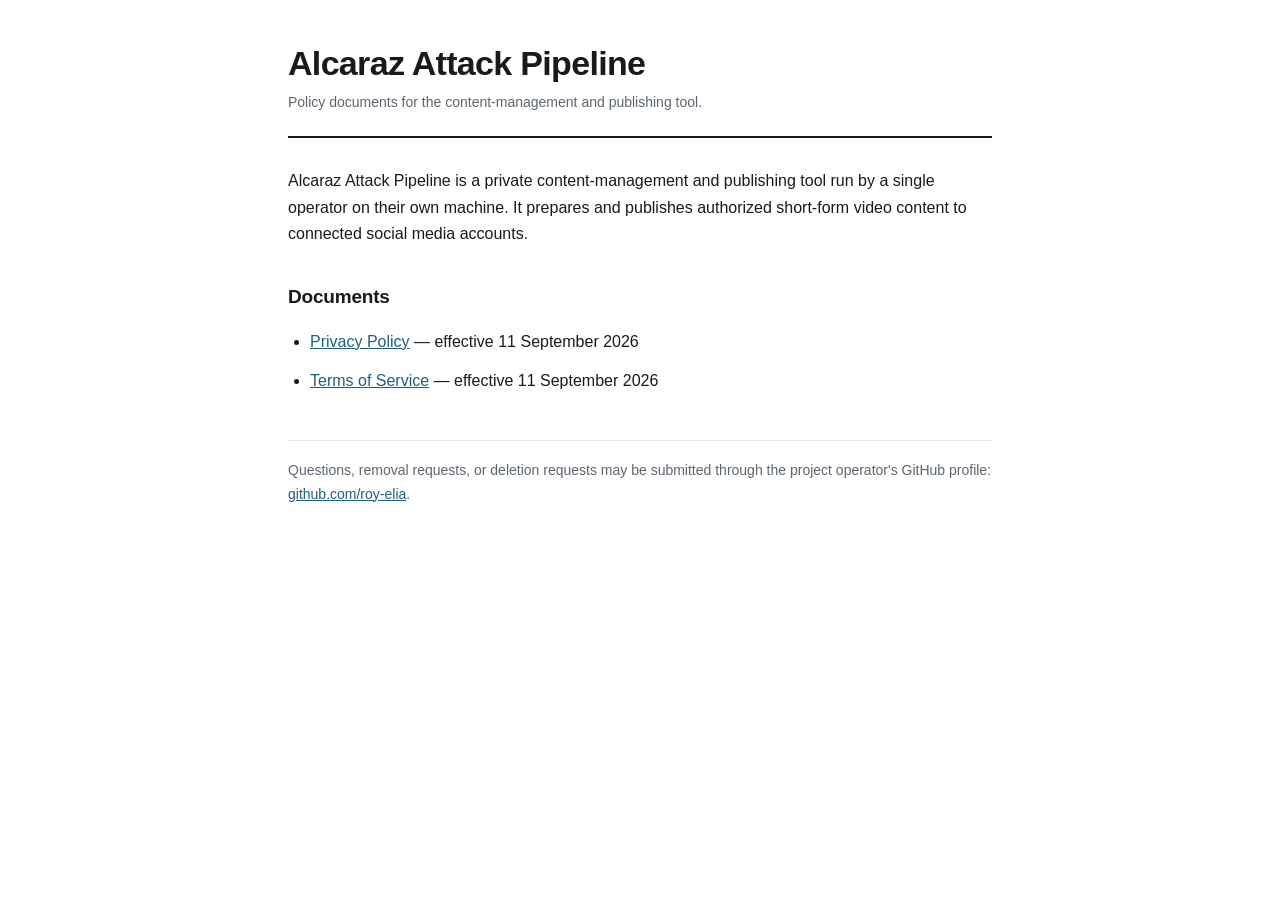
<file: index.html>
<!doctype html>
<html lang="en"><head>
<meta charset="utf-8"><meta name="viewport" content="width=device-width,initial-scale=1">
<meta name="google-site-verification" content="eh1dXUnI3qp9nIqBJhFirjCumJJycC72lbjb79dotJg">
<title>Alcaraz Attack Pipeline — Policies</title>
<link rel="stylesheet" href="style.css">
</head><body><main>
<header>
  <h1>Alcaraz Attack Pipeline</h1>
  <p class="eff">Policy documents for the content-management and publishing tool.</p>
</header>
<p>Alcaraz Attack Pipeline is a private content-management and publishing tool run by a
single operator on their own machine. It prepares and publishes authorized short-form
video content to connected social media accounts.</p>
<h2>Documents</h2>
<ul>
  <li><a href="privacy.html">Privacy Policy</a> — effective 11 September 2026</li>
  <li><a href="terms.html">Terms of Service</a> — effective 11 September 2026</li>
</ul>
<footer>
  Questions, removal requests, or deletion requests may be submitted through the project
  operator's GitHub profile: <a href="https://github.com/roy-elia">github.com/roy-elia</a>.
</footer>
</main></body></html>
</file>
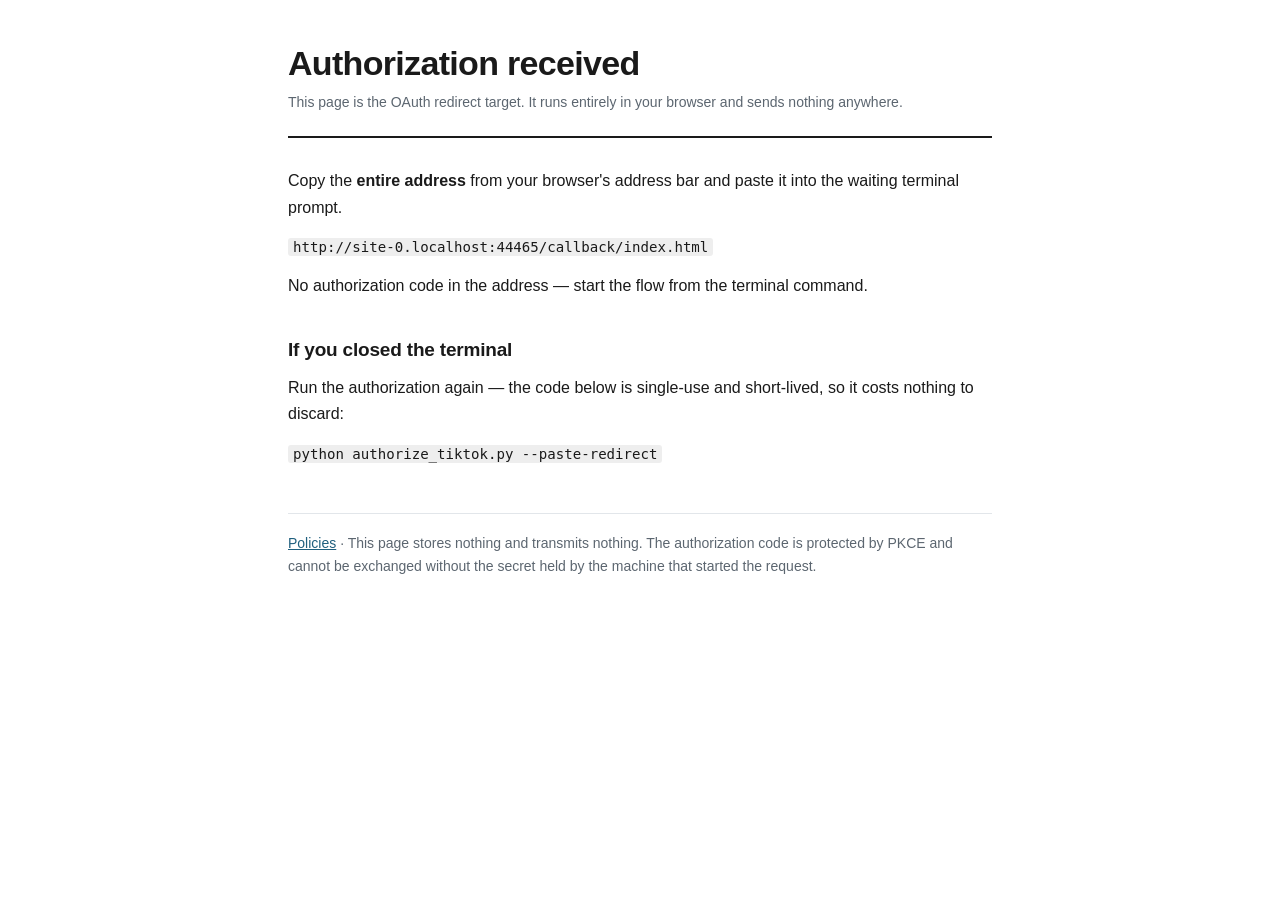
<file: callback/index.html>
<!doctype html>
<html lang="en"><head>
<meta charset="utf-8"><meta name="viewport" content="width=device-width,initial-scale=1">
<meta name="robots" content="noindex">
<title>Authorization callback — Alcaraz Attack Pipeline</title>
<link rel="stylesheet" href="../style.css">
</head><body><main>
<header>
  <h1>Authorization received</h1>
  <p class="eff">This page is the OAuth redirect target. It runs entirely in your browser and sends nothing anywhere.</p>
</header>
<p>Copy the <strong>entire address</strong> from your browser's address bar and paste it into the
waiting terminal prompt.</p>
<p><code id="url">(reading the address bar…)</code></p>
<p id="state"></p>
<h2>If you closed the terminal</h2>
<p>Run the authorization again — the code below is single-use and short-lived, so it costs
nothing to discard:</p>
<p><code>python authorize_tiktok.py --paste-redirect</code></p>
<footer>
  <a href="../index.html">Policies</a> · This page stores nothing and transmits nothing.
  The authorization code is protected by PKCE and cannot be exchanged without the secret
  held by the machine that started the request.
</footer>
<script>
  // Display only. Nothing is stored, sent, or logged from this page.
  document.getElementById("url").textContent = window.location.href;
  var code = new URLSearchParams(window.location.search).get("code");
  document.getElementById("state").textContent = code
    ? "An authorization code is present in the address above."
    : "No authorization code in the address — start the flow from the terminal command.";
</script>
</main></body></html>
</file>
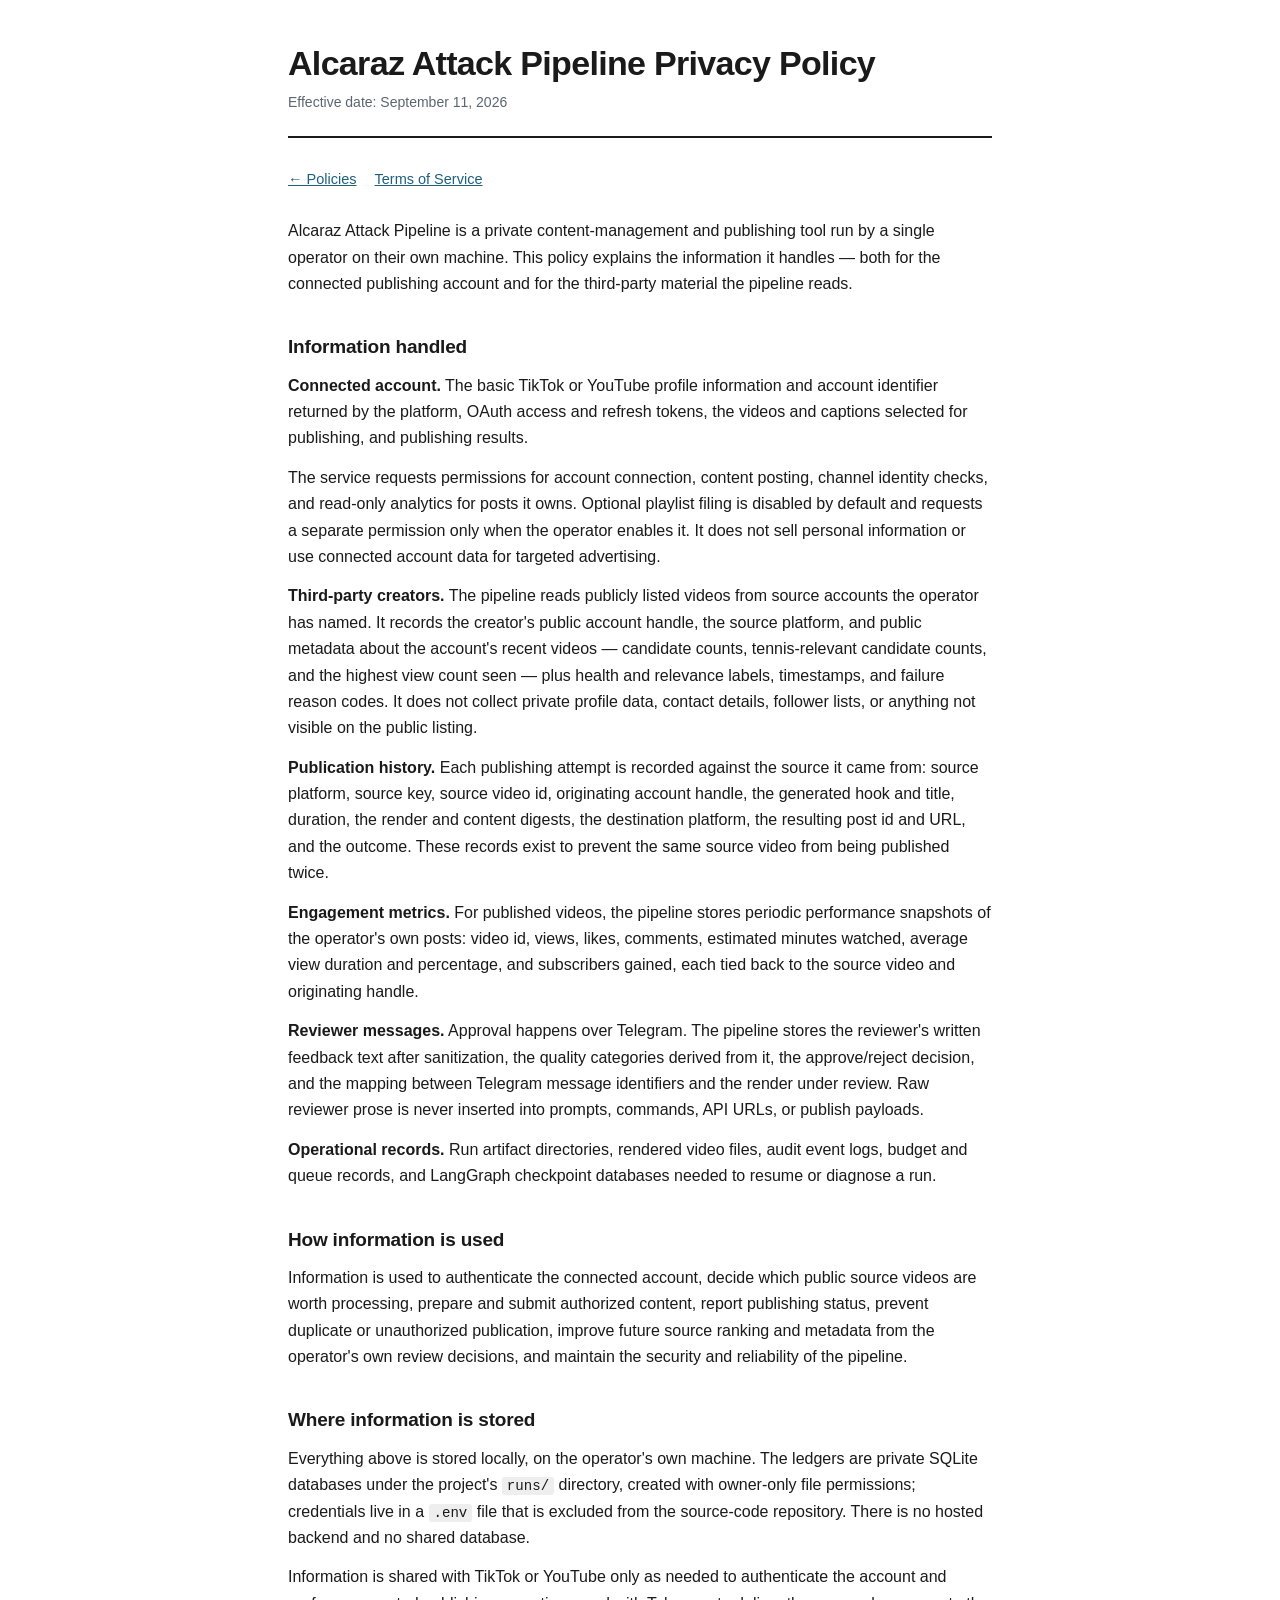
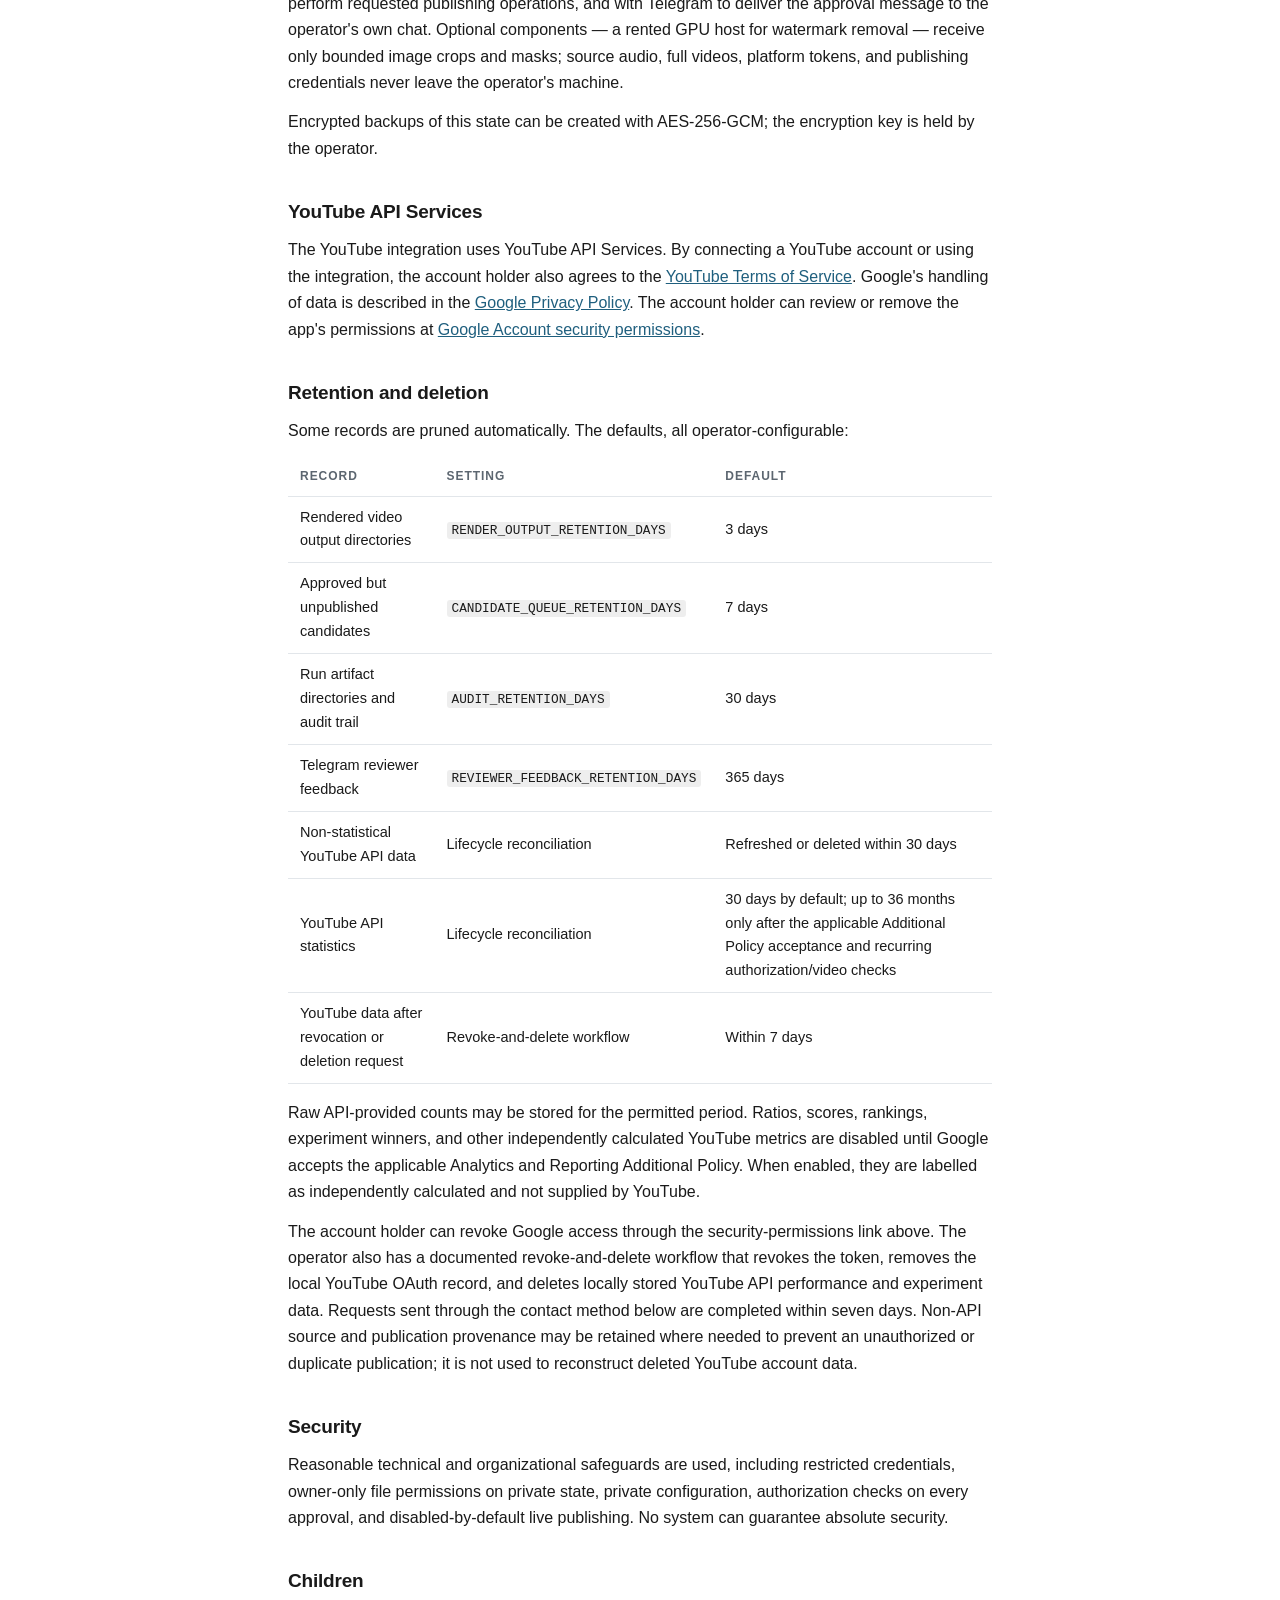
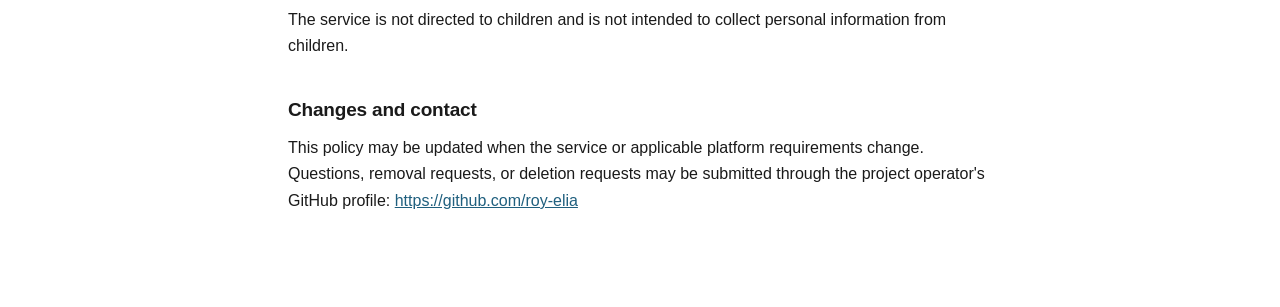
<file: privacy.html>
<!doctype html>
<html lang="en"><head>
<meta charset="utf-8"><meta name="viewport" content="width=device-width,initial-scale=1">
<title>Privacy Policy — Alcaraz Attack Pipeline</title>
<link rel="stylesheet" href="style.css">
</head><body><main>
<header>
  <h1>Alcaraz Attack Pipeline Privacy Policy</h1>
  <p class="eff">Effective date: September 11, 2026</p>
</header>
<nav><a href="index.html">← Policies</a><a href="terms.html">Terms of Service</a></nav>
<p>Alcaraz Attack Pipeline is a private content-management and publishing tool run by a
single operator on their own machine. This policy explains the information it handles —
both for the connected publishing account and for the third-party material the pipeline
reads.</p>

<h2>Information handled</h2>
<p><strong>Connected account.</strong> The basic TikTok or YouTube profile information and
account identifier returned by the platform, OAuth access and refresh tokens, the videos
and captions selected for publishing, and publishing results.</p>
<p>The service requests permissions for account connection, content posting, channel
identity checks, and read-only analytics for posts it owns. Optional playlist filing is
disabled by default and requests a separate permission only when the operator enables it.
It does not sell personal information or use connected account data for targeted
advertising.</p>
<p><strong>Third-party creators.</strong> The pipeline reads publicly listed videos from
source accounts the operator has named. It records the creator's public account handle, the
source platform, and public metadata about the account's recent videos — candidate counts,
tennis-relevant candidate counts, and the highest view count seen — plus health and
relevance labels, timestamps, and failure reason codes. It does not collect private profile
data, contact details, follower lists, or anything not visible on the public listing.</p>
<p><strong>Publication history.</strong> Each publishing attempt is recorded against the
source it came from: source platform, source key, source video id, originating account
handle, the generated hook and title, duration, the render and content digests, the
destination platform, the resulting post id and URL, and the outcome. These records exist
to prevent the same source video from being published twice.</p>
<p><strong>Engagement metrics.</strong> For published videos, the pipeline stores periodic
performance snapshots of the operator's own posts: video id, views, likes, comments,
estimated minutes watched, average view duration and percentage, and subscribers gained,
each tied back to the source video and originating handle.</p>
<p><strong>Reviewer messages.</strong> Approval happens over Telegram. The pipeline stores
the reviewer's written feedback text after sanitization, the quality categories derived
from it, the approve/reject decision, and the mapping between Telegram message identifiers
and the render under review. Raw reviewer prose is never inserted into prompts, commands,
API URLs, or publish payloads.</p>
<p><strong>Operational records.</strong> Run artifact directories, rendered video files,
audit event logs, budget and queue records, and LangGraph checkpoint databases needed to
resume or diagnose a run.</p>

<h2>How information is used</h2>
<p>Information is used to authenticate the connected account, decide which public source
videos are worth processing, prepare and submit authorized content, report publishing
status, prevent duplicate or unauthorized publication, improve future source ranking and
metadata from the operator's own review decisions, and maintain the security and
reliability of the pipeline.</p>

<h2>Where information is stored</h2>
<p>Everything above is stored locally, on the operator's own machine. The ledgers are
private SQLite databases under the project's <code>runs/</code> directory, created with
owner-only file permissions; credentials live in a <code>.env</code> file that is excluded
from the source-code repository. There is no hosted backend and no shared database.</p>
<p>Information is shared with TikTok or YouTube only as needed to authenticate the account
and perform requested publishing operations, and with Telegram to deliver the approval
message to the operator's own chat. Optional components — a rented GPU host for watermark
removal — receive only bounded image crops and masks; source audio, full videos, platform
tokens, and publishing credentials never leave the operator's machine.</p>
<p>Encrypted backups of this state can be created with AES-256-GCM; the encryption key is
held by the operator.</p>

<h2>YouTube API Services</h2>
<p>The YouTube integration uses YouTube API Services. By connecting a YouTube account or
using the integration, the account holder also agrees to the
<a href="https://www.youtube.com/t/terms">YouTube Terms of Service</a>. Google's handling
of data is described in the <a href="https://policies.google.com/privacy">Google Privacy
Policy</a>. The account holder can review or remove the app's permissions at
<a href="https://security.google.com/settings/security/permissions">Google Account
security permissions</a>.</p>

<h2>Retention and deletion</h2>
<p>Some records are pruned automatically. The defaults, all operator-configurable:</p>
<div class="tablewrap"><table>
<thead><tr><th>Record</th><th>Setting</th><th>Default</th></tr></thead>
<tbody>
<tr><td>Rendered video output directories</td><td><code>RENDER_OUTPUT_RETENTION_DAYS</code></td><td>3 days</td></tr>
<tr><td>Approved but unpublished candidates</td><td><code>CANDIDATE_QUEUE_RETENTION_DAYS</code></td><td>7 days</td></tr>
<tr><td>Run artifact directories and audit trail</td><td><code>AUDIT_RETENTION_DAYS</code></td><td>30 days</td></tr>
<tr><td>Telegram reviewer feedback</td><td><code>REVIEWER_FEEDBACK_RETENTION_DAYS</code></td><td>365 days</td></tr>
<tr><td>Non-statistical YouTube API data</td><td>Lifecycle reconciliation</td><td>Refreshed or deleted within 30 days</td></tr>
<tr><td>YouTube API statistics</td><td>Lifecycle reconciliation</td><td>30 days by default; up to 36 months only after the applicable Additional Policy acceptance and recurring authorization/video checks</td></tr>
<tr><td>YouTube data after revocation or deletion request</td><td>Revoke-and-delete workflow</td><td>Within 7 days</td></tr>
</tbody></table></div>
<p>Raw API-provided counts may be stored for the permitted period. Ratios, scores,
rankings, experiment winners, and other independently calculated YouTube metrics are
disabled until Google accepts the applicable Analytics and Reporting Additional Policy.
When enabled, they are labelled as independently calculated and not supplied by YouTube.</p>
<p>The account holder can revoke Google access through the security-permissions link
above. The operator also has a documented revoke-and-delete workflow that revokes the
token, removes the local YouTube OAuth record, and deletes locally stored YouTube API
performance and experiment data. Requests sent through the contact method below are
completed within seven days. Non-API source and publication provenance may be retained
where needed to prevent an unauthorized or duplicate publication; it is not used to
reconstruct deleted YouTube account data.</p>

<h2>Security</h2>
<p>Reasonable technical and organizational safeguards are used, including restricted
credentials, owner-only file permissions on private state, private configuration,
authorization checks on every approval, and disabled-by-default live publishing. No system
can guarantee absolute security.</p>

<h2>Children</h2>
<p>The service is not directed to children and is not intended to collect personal
information from children.</p>

<h2>Changes and contact</h2>
<p>This policy may be updated when the service or applicable platform requirements change.
Questions, removal requests, or deletion requests may be submitted through the project
operator's GitHub profile: <a href="https://github.com/roy-elia">https://github.com/roy-elia</a></p>
</main></body></html>
</file>
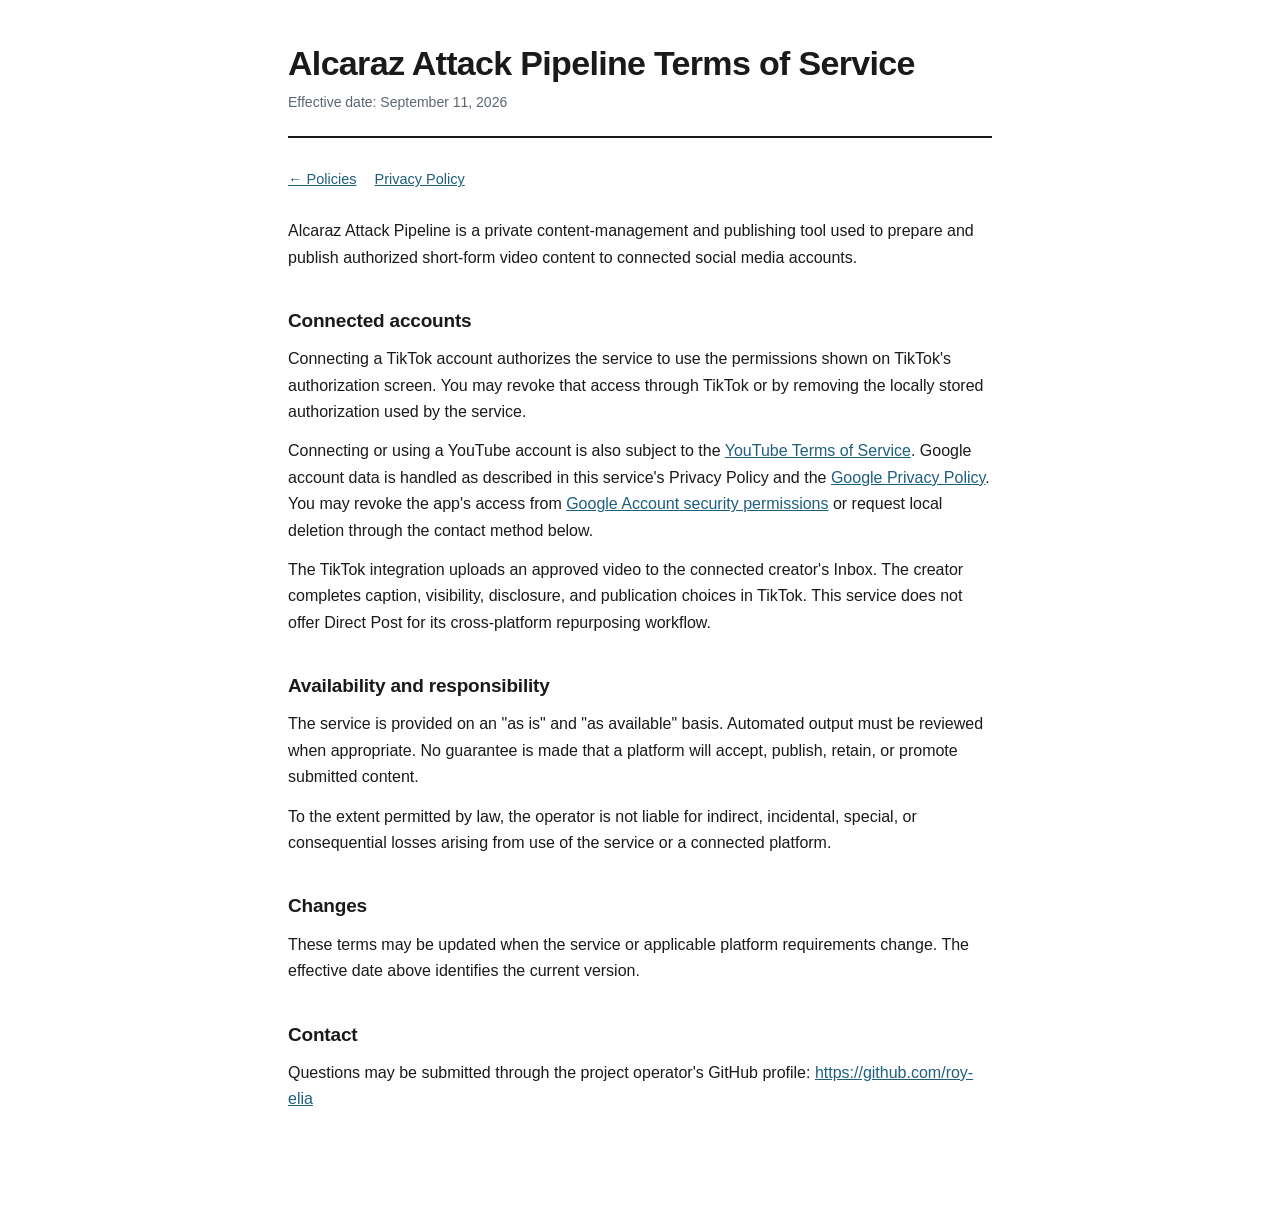
<file: terms.html>
<!doctype html>
<html lang="en"><head>
<meta charset="utf-8"><meta name="viewport" content="width=device-width,initial-scale=1">
<title>Terms of Service — Alcaraz Attack Pipeline</title>
<link rel="stylesheet" href="style.css">
</head><body><main>
<header>
  <h1>Alcaraz Attack Pipeline Terms of Service</h1>
  <p class="eff">Effective date: September 11, 2026</p>
</header>
<nav><a href="index.html">← Policies</a><a href="privacy.html">Privacy Policy</a></nav>
<p>Alcaraz Attack Pipeline is a private content-management and publishing tool used to
prepare and publish authorized short-form video content to connected social media
accounts.</p>
<h2>Connected accounts</h2>
<p>Connecting a TikTok account authorizes the service to use the permissions shown on
TikTok's authorization screen. You may revoke that access through TikTok or by removing
the locally stored authorization used by the service.</p>
<p>Connecting or using a YouTube account is also subject to the
<a href="https://www.youtube.com/t/terms">YouTube Terms of Service</a>. Google account data
is handled as described in this service's Privacy Policy and the
<a href="https://policies.google.com/privacy">Google Privacy Policy</a>. You may revoke the
app's access from
<a href="https://security.google.com/settings/security/permissions">Google Account
security permissions</a> or request local deletion through the contact method below.</p>
<p>The TikTok integration uploads an approved video to the connected creator's Inbox.
The creator completes caption, visibility, disclosure, and publication choices in TikTok.
This service does not offer Direct Post for its cross-platform repurposing workflow.</p>
<h2>Availability and responsibility</h2>
<p>The service is provided on an "as is" and "as available" basis. Automated output must
be reviewed when appropriate. No guarantee is made that a platform will accept, publish,
retain, or promote submitted content.</p>
<p>To the extent permitted by law, the operator is not liable for indirect, incidental,
special, or consequential losses arising from use of the service or a connected
platform.</p>
<h2>Changes</h2>
<p>These terms may be updated when the service or applicable platform requirements
change. The effective date above identifies the current version.</p>
<h2>Contact</h2>
<p>Questions may be submitted through the project operator's GitHub profile:
<a href="https://github.com/roy-elia">https://github.com/roy-elia</a></p>
</main></body></html>
</file>
<file: style.css>
:root {
  --ground: #ffffff; --ink: #1a1a1a; --ink-mut: #5c6670;
  --rule: #e2e6ea; --link: #1f5f7e;
}
@media (prefers-color-scheme: dark) {
  :root { --ground:#12181d; --ink:#e6ebef; --ink-mut:#98a4ad; --rule:#26313a; --link:#68aecd; }
}
* { box-sizing: border-box; }
body {
  background: var(--ground); color: var(--ink); margin: 0;
  padding: 0 20px 80px;
  font: 16px/1.65 -apple-system, "Segoe UI", Roboto, Helvetica, Arial, sans-serif;
  -webkit-font-smoothing: antialiased;
}
main { max-width: 44rem; margin: 0 auto; }
header { padding: 44px 0 22px; border-bottom: 2px solid var(--ink); margin-bottom: 30px; }
h1 { font-size: clamp(24px, 4.5vw, 34px); line-height: 1.15; margin: 0 0 8px; letter-spacing: -.02em; }
.eff { color: var(--ink-mut); font-size: 14px; margin: 0; }
h2 { font-size: 19px; margin: 34px 0 10px; letter-spacing: -.01em; }
p, li { margin: 0 0 13px; }
ul { padding-left: 22px; }
a { color: var(--link); }
code { font-family: ui-monospace, SFMono-Regular, Menlo, monospace; font-size: .88em;
  background: rgba(127,127,127,.13); padding: 1px 5px; border-radius: 3px; }
.tablewrap { overflow-x: auto; margin: 0 0 16px; }
table { border-collapse: collapse; width: 100%; font-size: 14.5px; min-width: 30rem; }
th, td { text-align: left; padding: 9px 12px; border-bottom: 1px solid var(--rule); }
th { font-size: 12px; text-transform: uppercase; letter-spacing: .08em; color: var(--ink-mut); }
nav { margin-bottom: 26px; font-size: 14.5px; }
nav a { margin-right: 18px; }
footer { margin-top: 46px; padding-top: 18px; border-top: 1px solid var(--rule);
  color: var(--ink-mut); font-size: 14px; }
</file>
